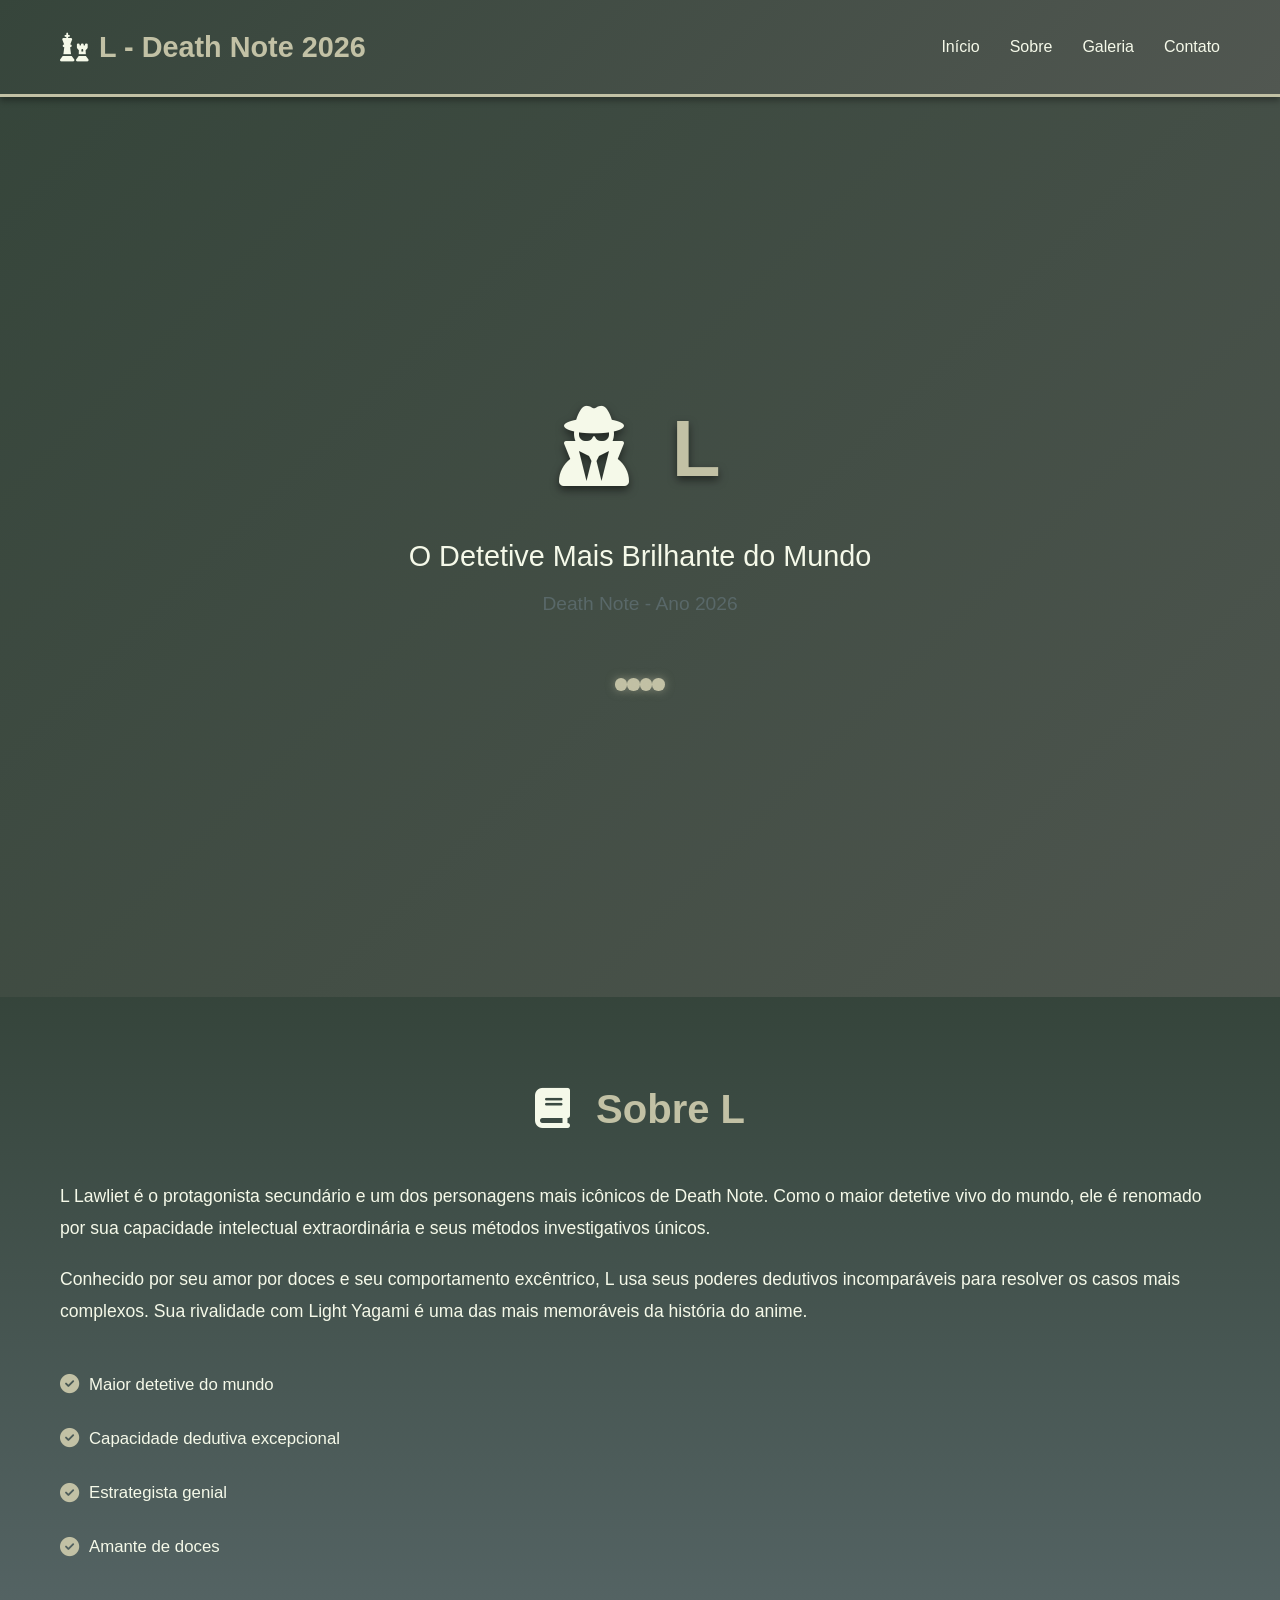
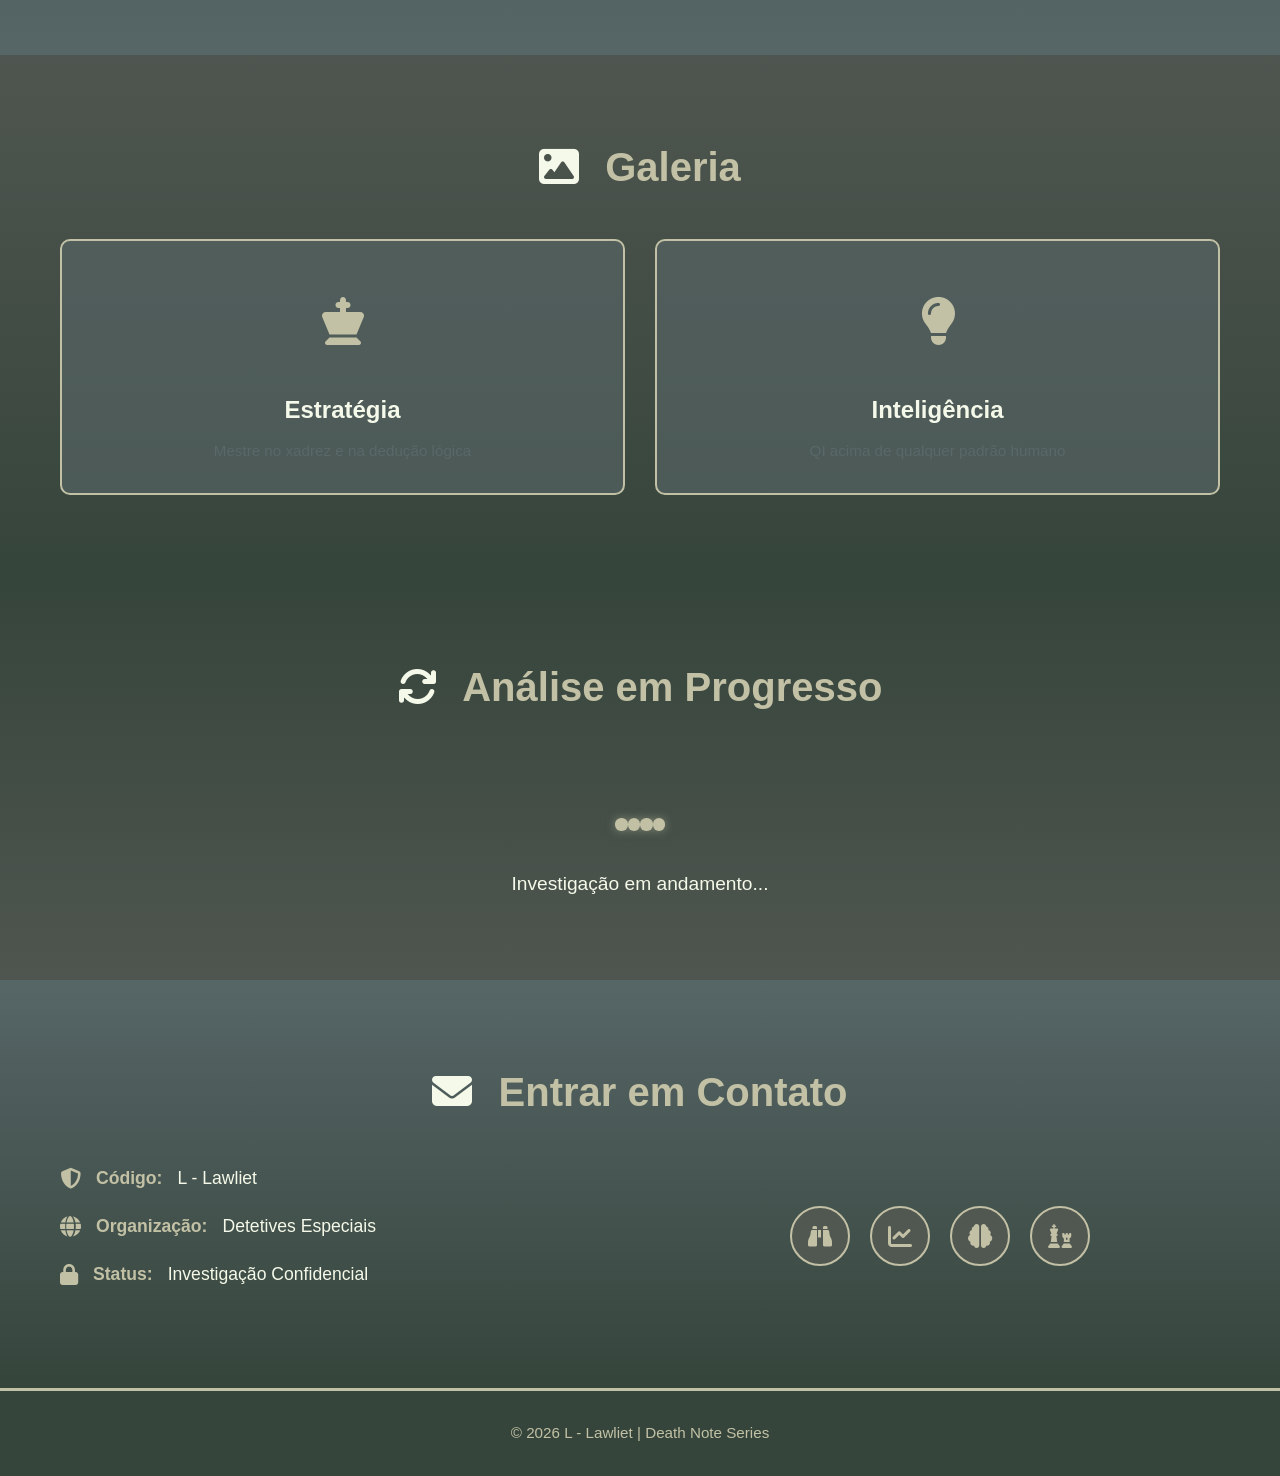
<file: index.html>
<!DOCTYPE html>
<html lang="pt-br">
<head>
    <meta charset="UTF-8">
    <meta name="viewport" content="width=device-width, initial-scale=1.0">
    <link rel="stylesheet" href="https://cdnjs.cloudflare.com/ajax/libs/font-awesome/6.4.0/css/all.min.css">
    <link rel="stylesheet" href="Stylet/home.css">
    <title>L - Death Note 2026</title>
</head>
<body>
    <!-- Chess Animation Background -->
    <div class="chess-background">
        <div class="chess-board"></div>
    </div>

    <!-- Header -->
    <header>
        <nav class="navbar">
            <div class="nav-container">
                <h1 class="logo">
                    <i class="fas fa-chess"></i> L - Death Note 2026
                </h1>
                <ul class="nav-menu">
                    <li><a href="#inicio">Início</a></li>
                    <li><a href="#sobre">Sobre</a></li>
                    <li><a href="#galeria">Galeria</a></li>
                    <li><a href="#contato">Contato</a></li>
                </ul>
            </div>
        </nav>
    </header>

    <!-- Main Content -->
    <main>
        <!-- Hero Section -->
        <section id="inicio" class="hero">
            <div class="hero-content">
                <h1>
                    <i class="fas fa-user-secret"></i> L
                </h1>
                <p class="subtitle">O Detetive Mais Brilhante do Mundo</p>
                <p class="year">Death Note - Ano 2026</p>
                
                <!-- Newton's Cradle Loader -->
                <div class="newtons-cradle">
                    <div class="newtons-cradle__dot"></div>
                    <div class="newtons-cradle__dot"></div>
                    <div class="newtons-cradle__dot"></div>
                    <div class="newtons-cradle__dot"></div>
                </div>
            </div>
        </section>

        <!-- About Section -->
        <section id="sobre" class="about">
            <div class="container">
                <h2><i class="fas fa-book"></i> Sobre L</h2>
                <div class="about-content">
                    <div class="about-text">
                        <p>
                            L Lawliet é o protagonista secundário e um dos personagens mais icônicos de Death Note. 
                            Como o maior detetive vivo do mundo, ele é renomado por sua capacidade intelectual extraordinária 
                            e seus métodos investigativos únicos.
                        </p>
                        <p>
                            Conhecido por seu amor por doces e seu comportamento excêntrico, L usa seus poderes dedutivos 
                            incomparáveis para resolver os casos mais complexos. Sua rivalidade com Light Yagami é uma das 
                            mais memoráveis da história do anime.
                        </p>
                        <ul class="features">
                            <li><i class="fas fa-check-circle"></i> Maior detetive do mundo</li>
                            <li><i class="fas fa-check-circle"></i> Capacidade dedutiva excepcional</li>
                            <li><i class="fas fa-check-circle"></i> Estrategista genial</li>
                            <li><i class="fas fa-check-circle"></i> Amante de doces</li>
                        </ul>
                    </div>
                </div>
            </div>
        </section>

        <!-- Gallery Section -->
        <section id="galeria" class="gallery">
            <div class="container">
                <h2><i class="fas fa-image"></i> Galeria</h2>
                <div class="gallery-grid">
                    <div class="gallery-item">
                        <div class="gallery-image">
                            <i class="fas fa-chess-king"></i>
                        </div>
                        <h3>Estratégia</h3>
                        <p>Mestre no xadrez e na dedução lógica</p>
                    </div>
                    <div class="gallery-item">
                        <div class="gallery-image">
                            <i class="fas fa-lightbulb"></i>
                        </div>
                        <h3>Inteligência</h3>
                        <p>QI acima de qualquer padrão humano</p>
                    </div>
                </div>
            </div>
        </section>

        <!-- Newton's Cradle Animation Section -->
        <section class="animation-section">
            <div class="container">
                <h2><i class="fas fa-sync"></i> Análise em Progresso</h2>
                <div class="animation-container">
                    <div class="newtons-cradle">
                        <div class="newtons-cradle__dot"></div>
                        <div class="newtons-cradle__dot"></div>
                        <div class="newtons-cradle__dot"></div>
                        <div class="newtons-cradle__dot"></div>
                    </div>
                    <p>Investigação em andamento...</p>
                </div>
            </div>
        </section>

        <!-- Contact Section -->
        <section id="contato" class="contact">
            <div class="container">
                <h2><i class="fas fa-envelope"></i> Entrar em Contato</h2>
                <div class="contact-content">
                    <div class="contact-info">
                        <p>
                            <i class="fas fa-shield-alt"></i>
                            <strong>Código:</strong> L - Lawliet
                        </p>
                        <p>
                            <i class="fas fa-globe"></i>
                            <strong>Organização:</strong> Detetives Especiais
                        </p>
                        <p>
                            <i class="fas fa-lock"></i>
                            <strong>Status:</strong> Investigação Confidencial
                        </p>
                    </div>
                    <div class="social-links">
                        <a href="#" class="social-icon" title="Investigação"><i class="fas fa-binoculars"></i></a>
                        <a href="#" class="social-icon" title="Análise"><i class="fas fa-chart-line"></i></a>
                        <a href="#" class="social-icon" title="Dedução"><i class="fas fa-brain"></i></a>
                        <a href="#" class="social-icon" title="Estratégia"><i class="fas fa-chess"></i></a>
                    </div>
                </div>
            </div>
        </section>
    </main>

    <!-- Footer -->
    <footer>
        <p>&copy; 2026 L - Lawliet | Death Note Series</p>
    </footer>

    <script src="Scripts/main.js"></script>
</body>
</html>
</file>
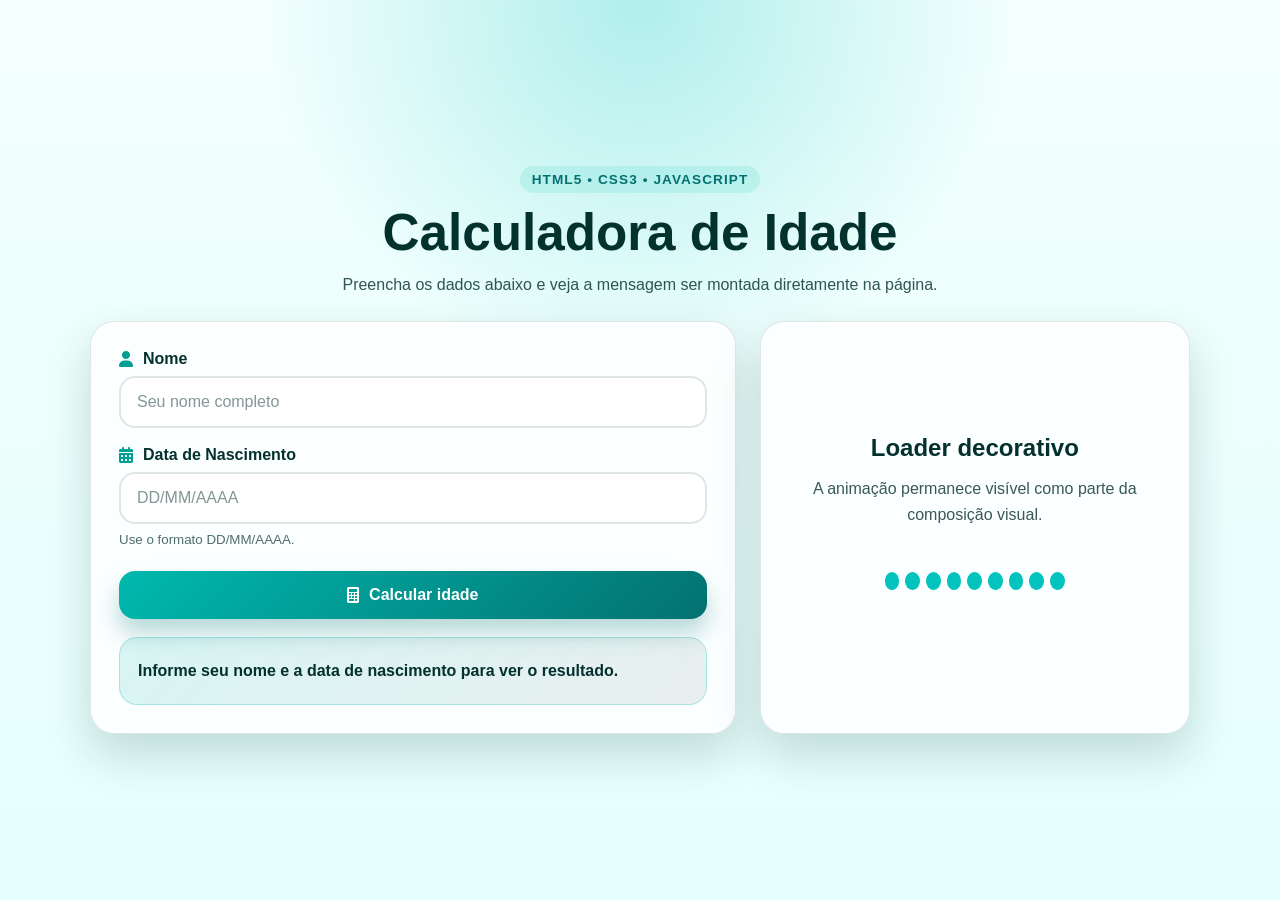
<file: 1° Timestre/1° Trabalho/Calculadora/index.html>
<!DOCTYPE html>
<html lang="pt-BR">
<head>
	<meta charset="UTF-8">
	<meta name="viewport" content="width=device-width, initial-scale=1.0">
	<title>Calculadora de Idade</title>
	<link rel="preconnect" href="https://fonts.googleapis.com">
	<link rel="preconnect" href="https://fonts.gstatic.com" crossorigin>
	<link href="https://cdnjs.cloudflare.com/ajax/libs/font-awesome/6.0.0-beta3/css/all.min.css" rel="stylesheet">
	<link rel="stylesheet" href="style.css">
</head>
<body>
	<main class="page">
		<section class="hero" aria-labelledby="titulo-principal">
			<header class="hero__header">
				<p class="hero__eyebrow">HTML5 • CSS3 • JavaScript</p>
				<h1 id="titulo-principal">Calculadora de Idade</h1>
				<p class="hero__subtitle">Preencha os dados abaixo e veja a mensagem ser montada diretamente na página.</p>
			</header>

			<div class="content-grid">
				<section class="card" aria-label="Formulário de cálculo de idade">
					<form id="form-idade" class="form" novalidate>
						<div class="field">
							<label for="nome"><i class="fa-solid fa-user"></i> Nome</label>
							<input type="text" id="nome" placeholder="Seu nome completo" autocomplete="name">
						</div>

						<div class="field">
							<label for="nascimento"><i class="fa-solid fa-calendar-days"></i> Data de Nascimento</label>
							<input type="text" id="nascimento" placeholder="DD/MM/AAAA" inputmode="numeric" maxlength="10" aria-describedby="ajuda-data">
							<small id="ajuda-data">Use o formato DD/MM/AAAA.</small>
						</div>

						<button type="submit" id="btn-calcular" class="btn">
							<i class="fa-solid fa-calculator"></i>
							Calcular idade
						</button>
					</form>

					<div id="mensagem" class="message" aria-live="polite" role="status">
						Informe seu nome e a data de nascimento para ver o resultado.
					</div>
				</section>

				<aside class="decor" aria-label="Elemento decorativo com loader">
					<div class="decor__panel">
						<h2>Loader decorativo</h2>
						<p>A animação permanece visível como parte da composição visual.</p>

						<div class="loader" aria-hidden="true">
							<div class="cell d-0"></div>
							<div class="cell d-1"></div>
							<div class="cell d-2"></div>
							<div class="cell d-1"></div>
							<div class="cell d-2"></div>
							<div class="cell d-2"></div>
							<div class="cell d-3"></div>
							<div class="cell d-3"></div>
							<div class="cell d-4"></div>
						</div>
					</div>
				</aside>
			</div>
		</section>
	</main>

	<script src="script.js"></script>
</body>
</html>
</file>
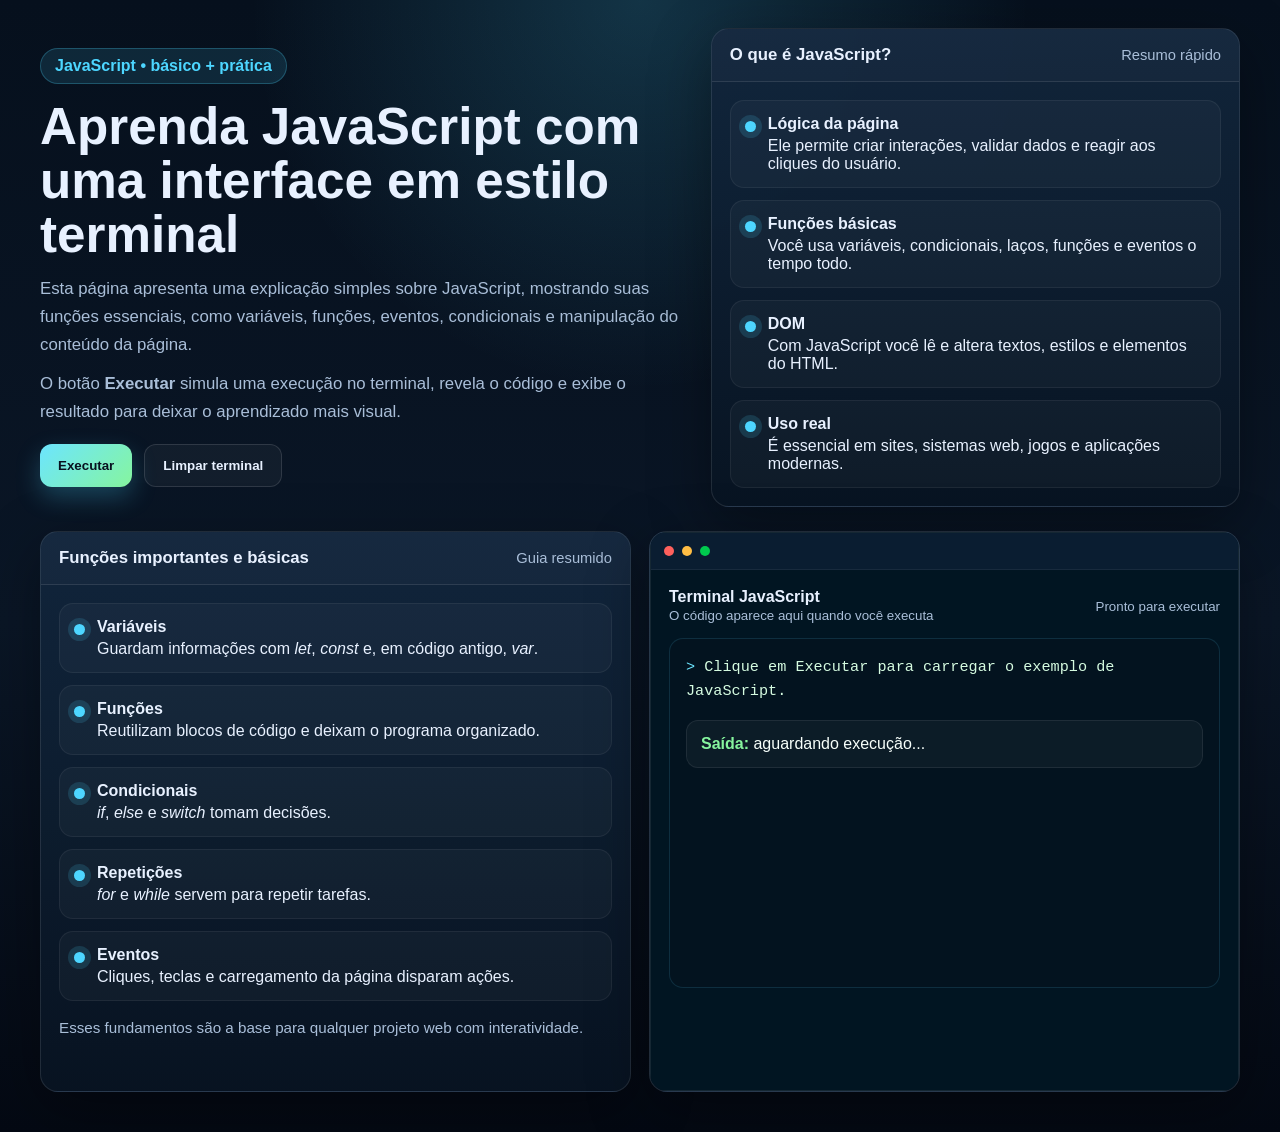
<file: 1° Timestre/Aulas/29.04.2026/index.html>
<!DOCTYPE html>
<html lang="pt-BR">
<head>
  <meta charset="UTF-8">
  <meta name="viewport" content="width=device-width, initial-scale=1.0">
  <title>JavaScript na Prática</title>
  <style>
    :root {
      --bg: #07111f;
      --bg-2: #0d1b2a;
      --panel: #0f2238;
      --panel-2: #12263d;
      --text: #e8f1ff;
      --muted: #a9bed8;
      --accent: #4dd6ff;
      --accent-2: #7cdb6f;
      --border: rgba(255, 255, 255, 0.1);
      --shadow: 0 18px 60px rgba(0, 0, 0, 0.35);
    }

    * {
      box-sizing: border-box;
    }

    body {
      margin: 0;
      min-height: 100vh;
      font-family: Arial, Helvetica, sans-serif;
      color: var(--text);
      background:
        radial-gradient(circle at top, rgba(77, 214, 255, 0.18), transparent 30%),
        linear-gradient(180deg, #06101d 0%, #0a1626 55%, #040913 100%);
    }

    .page {
      width: min(1200px, calc(100% - 32px));
      margin: 0 auto;
      padding: 28px 0 40px;
    }

    .hero {
      display: grid;
      grid-template-columns: 1.1fr 0.9fr;
      gap: 24px;
      align-items: center;
      margin-bottom: 24px;
    }

    .hero h1 {
      margin: 0 0 14px;
      font-size: clamp(2rem, 4vw, 4rem);
      line-height: 1.05;
    }

    .hero p {
      margin: 0 0 12px;
      color: var(--muted);
      font-size: 1.05rem;
      line-height: 1.65;
    }

    .badge {
      display: inline-flex;
      align-items: center;
      gap: 8px;
      padding: 8px 14px;
      border-radius: 999px;
      background: rgba(77, 214, 255, 0.12);
      color: var(--accent);
      border: 1px solid rgba(77, 214, 255, 0.25);
      font-weight: 700;
      margin-bottom: 16px;
    }

    .grid {
      display: grid;
      grid-template-columns: repeat(2, minmax(0, 1fr));
      gap: 18px;
    }

    .panel {
      background: linear-gradient(180deg, rgba(18, 38, 61, 0.94), rgba(8, 20, 34, 0.94));
      border: 1px solid var(--border);
      border-radius: 18px;
      box-shadow: var(--shadow);
      overflow: hidden;
    }

    .panel__header {
      display: flex;
      justify-content: space-between;
      align-items: center;
      gap: 12px;
      padding: 16px 18px;
      border-bottom: 1px solid var(--border);
      background: rgba(255, 255, 255, 0.02);
    }

    .panel__header h2 {
      margin: 0;
      font-size: 1.05rem;
    }

    .panel__header span {
      color: var(--muted);
      font-size: 0.92rem;
    }

    .panel__body {
      padding: 18px;
    }

    .topic-list {
      display: grid;
      gap: 12px;
      margin: 0;
      padding: 0;
      list-style: none;
    }

    .topic-list li {
      display: flex;
      gap: 12px;
      align-items: flex-start;
      padding: 14px;
      border-radius: 14px;
      background: rgba(255, 255, 255, 0.03);
      border: 1px solid rgba(255, 255, 255, 0.06);
    }

    .topic-list strong {
      display: block;
      margin-bottom: 4px;
    }

    .dot {
      width: 11px;
      height: 11px;
      margin-top: 6px;
      border-radius: 50%;
      background: var(--accent);
      box-shadow: 0 0 0 6px rgba(77, 214, 255, 0.15);
      flex: 0 0 auto;
    }

    .actions {
      display: flex;
      flex-wrap: wrap;
      gap: 12px;
      margin-top: 18px;
    }

    .btn {
      border: 0;
      cursor: pointer;
      padding: 13px 18px;
      border-radius: 12px;
      font-weight: 700;
      transition: transform 0.18s ease, box-shadow 0.18s ease, opacity 0.18s ease;
    }

    .btn:hover {
      transform: translateY(-1px);
    }

    .btn--primary {
      color: #07111f;
      background: linear-gradient(135deg, #6ce5ff, #86f59e);
      box-shadow: 0 10px 24px rgba(77, 214, 255, 0.25);
    }

    .btn--ghost {
      color: var(--text);
      background: rgba(255, 255, 255, 0.04);
      border: 1px solid rgba(255, 255, 255, 0.12);
    }

    .terminal-shell {
      position: relative;
      min-height: 100%;
    }

    .card {
      width: 100%;
      height: 100%;
      margin: 0 auto;
      background-color: #011522;
      border-radius: 8px;
      z-index: 1;
      overflow: hidden;
      border: 1px solid rgba(255, 255, 255, 0.08);
    }

    .tools {
      display: flex;
      align-items: center;
      padding: 9px;
      background: #0a1d31;
      border-bottom: 1px solid rgba(255, 255, 255, 0.06);
    }

    .circle {
      padding: 0 4px;
    }

    .box {
      display: inline-block;
      align-items: center;
      width: 10px;
      height: 10px;
      padding: 1px;
      border-radius: 50%;
    }

    .red {
      background-color: #ff605c;
    }

    .yellow {
      background-color: #ffbd44;
    }

    .green {
      background-color: #00ca4e;
    }

    .card__content {
      padding: 18px;
      position: relative;
      min-height: 520px;
    }

    .terminal-title-bar {
      display: flex;
      justify-content: space-between;
      align-items: center;
      gap: 12px;
      margin-bottom: 14px;
    }

    .terminal-title-bar h3 {
      margin: 0;
      font-size: 1rem;
    }

    .terminal-title-bar small {
      color: var(--muted);
    }

    .terminal-screen {
      position: relative;
      padding: 16px;
      border-radius: 14px;
      background: #03131f;
      border: 1px solid rgba(77, 214, 255, 0.14);
      min-height: 350px;
      overflow: auto;
    }

    .terminal-screen pre {
      margin: 0;
      white-space: pre-wrap;
      word-break: break-word;
      color: #d5fbe0;
      font-family: "Courier New", Courier, monospace;
      font-size: 0.95rem;
      line-height: 1.6;
    }

    .terminal-screen .prompt {
      color: #6ce5ff;
    }

    .terminal-output {
      margin-top: 16px;
      padding: 14px;
      border-radius: 12px;
      background: rgba(255, 255, 255, 0.04);
      border: 1px solid rgba(255, 255, 255, 0.08);
      color: #f7fffb;
    }

    .terminal-output strong {
      color: #86f59e;
    }

    @keyframes blinkCursor {
      50% {
        border-right-color: transparent;
      }
    }

    @keyframes typeAndDelete {
      0%,
      10% {
        width: 0;
      }
      45%,
      55% {
        width: 7.5em;
      }
      90%,
      100% {
        width: 0;
      }
    }

    .terminal-loader {
      border: 0.1em solid #333;
      background-color: #1a1a1a;
      color: #0f0;
      font-family: "Courier New", Courier, monospace;
      font-size: 1em;
      padding: 1.5em 1em;
      width: 12em;
      box-shadow: 0 4px 8px rgba(0, 0, 0, 0.2);
      border-radius: 4px;
      position: absolute;
      inset: 50% auto auto 50%;
      transform: translate(-50%, -50%);
      overflow: hidden;
      box-sizing: border-box;
      opacity: 0;
      pointer-events: none;
      transition: opacity 0.2s ease;
    }

    .terminal-loader.is-visible {
      opacity: 1;
      pointer-events: auto;
    }

    .terminal-header {
      position: absolute;
      top: 0;
      left: 0;
      right: 0;
      height: 1.5em;
      background-color: #333;
      border-top-left-radius: 4px;
      border-top-right-radius: 4px;
      padding: 0 0.4em;
      box-sizing: border-box;
    }

    .terminal-controls {
      float: right;
    }

    .control {
      display: inline-block;
      width: 0.6em;
      height: 0.6em;
      margin-left: 0.4em;
      border-radius: 50%;
      background-color: #777;
    }

    .control.close {
      background-color: #e33;
    }

    .control.minimize {
      background-color: #ee0;
    }

    .control.maximize {
      background-color: #0b0;
    }

    .terminal-title {
      float: left;
      line-height: 1.5em;
      color: #eee;
    }

    .text {
      display: inline-block;
      white-space: nowrap;
      overflow: hidden;
      border-right: 0.2em solid green;
      animation:
        typeAndDelete 4s steps(11) infinite,
        blinkCursor 0.5s step-end infinite alternate;
      margin-top: 1.5em;
    }

    .loader-caption {
      margin-top: 70px;
      text-align: center;
      color: #b8ffbf;
    }

    .footer-note {
      margin-top: 18px;
      color: var(--muted);
      font-size: 0.95rem;
    }

    @media (max-width: 960px) {
      .hero,
      .grid {
        grid-template-columns: 1fr;
      }
    }
  </style>
</head>
<body>
  <main class="page">
    <section class="hero">
      <div>
        <div class="badge">JavaScript • básico + prática</div>
        <h1>Aprenda JavaScript com uma interface em estilo terminal</h1>
        <p>
          Esta página apresenta uma explicação simples sobre JavaScript,
          mostrando suas funções essenciais, como variáveis, funções,
          eventos, condicionais e manipulação do conteúdo da página.
        </p>
        <p>
          O botão <strong>Executar</strong> simula uma execução no terminal,
          revela o código e exibe o resultado para deixar o aprendizado mais visual.
        </p>
        <div class="actions">
          <button class="btn btn--primary" id="runBtn">Executar</button>
          <button class="btn btn--ghost" id="resetBtn">Limpar terminal</button>
        </div>
      </div>

      <div class="panel">
        <div class="panel__header">
          <h2>O que é JavaScript?</h2>
          <span>Resumo rápido</span>
        </div>
        <div class="panel__body">
          <ul class="topic-list">
            <li><span class="dot"></span><div><strong>Lógica da página</strong> Ele permite criar interações, validar dados e reagir aos cliques do usuário.</div></li>
            <li><span class="dot"></span><div><strong>Funções básicas</strong> Você usa variáveis, condicionais, laços, funções e eventos o tempo todo.</div></li>
            <li><span class="dot"></span><div><strong>DOM</strong> Com JavaScript você lê e altera textos, estilos e elementos do HTML.</div></li>
            <li><span class="dot"></span><div><strong>Uso real</strong> É essencial em sites, sistemas web, jogos e aplicações modernas.</div></li>
          </ul>
        </div>
      </div>
    </section>

    <section class="grid">
      <article class="panel">
        <div class="panel__header">
          <h2>Funções importantes e básicas</h2>
          <span>Guia resumido</span>
        </div>
        <div class="panel__body">
          <ul class="topic-list">
            <li><span class="dot"></span><div><strong>Variáveis</strong> Guardam informações com <em>let</em>, <em>const</em> e, em código antigo, <em>var</em>.</div></li>
            <li><span class="dot"></span><div><strong>Funções</strong> Reutilizam blocos de código e deixam o programa organizado.</div></li>
            <li><span class="dot"></span><div><strong>Condicionais</strong> <em>if</em>, <em>else</em> e <em>switch</em> tomam decisões.</div></li>
            <li><span class="dot"></span><div><strong>Repetições</strong> <em>for</em> e <em>while</em> servem para repetir tarefas.</div></li>
            <li><span class="dot"></span><div><strong>Eventos</strong> Cliques, teclas e carregamento da página disparam ações.</div></li>
          </ul>
          <p class="footer-note">Esses fundamentos são a base para qualquer projeto web com interatividade.</p>
        </div>
      </article>

      <article class="panel terminal-shell">
        <div class="card">
          <div class="tools">
            <div class="circle"><span class="red box"></span></div>
            <div class="circle"><span class="yellow box"></span></div>
            <div class="circle"><span class="green box"></span></div>
          </div>
          <div class="card__content">
            <div class="terminal-title-bar">
              <div>
                <h3>Terminal JavaScript</h3>
                <small>O código aparece aqui quando você executa</small>
              </div>
              <small id="statusText">Pronto para executar</small>
            </div>

            <div class="terminal-screen" id="terminalScreen">
              <pre id="codeBlock"><span class="prompt">&gt;</span> Clique em Executar para carregar o exemplo de JavaScript.</pre>
              <div class="terminal-output" id="outputBox">
                <strong>Saída:</strong> aguardando execução...
              </div>
            </div>

            <div class="terminal-loader" id="loaderBox" aria-live="polite" aria-busy="true">
              <div class="terminal-header">
                <div class="terminal-title">Status</div>
                <div class="terminal-controls">
                  <div class="control close"></div>
                  <div class="control minimize"></div>
                  <div class="control maximize"></div>
                </div>
              </div>
              <div class="loader-caption">Processando...</div>
              <div class="text">Loading...</div>
            </div>
          </div>
        </div>
      </article>
    </section>
  </main>

  <script>
    const runBtn = document.getElementById('runBtn');
    const resetBtn = document.getElementById('resetBtn');
    const codeBlock = document.getElementById('codeBlock');
    const outputBox = document.getElementById('outputBox');
    const loaderBox = document.getElementById('loaderBox');
    const statusText = document.getElementById('statusText');

    const codeExample = [
      'const nome = "JavaScript";',
      '',
      'function mostrarMensagem() {',
      '  return `Olá! Você está aprendendo ${nome}.`;',
      '}',
      '',
      'if (nome.length > 0) {',
      '  console.log(mostrarMensagem());',
      '}'
    ].join('\n');

    function resetTerminal() {
      codeBlock.innerHTML = '<span class="prompt">&gt;</span> Clique em Executar para carregar o exemplo de JavaScript.';
      outputBox.innerHTML = '<strong>Saída:</strong> aguardando execução...';
      statusText.textContent = 'Pronto para executar';
      loaderBox.classList.remove('is-visible');
    }

    runBtn.addEventListener('click', () => {
      statusText.textContent = 'Executando...';
      loaderBox.classList.add('is-visible');
      outputBox.innerHTML = '<strong>Saída:</strong> carregando o exemplo...';

      setTimeout(() => {
        loaderBox.classList.remove('is-visible');
        statusText.textContent = 'Execução concluída';
        codeBlock.textContent = codeExample;
        outputBox.innerHTML = '<strong>Saída:</strong> Olá! Você está aprendendo JavaScript.';
      }, 1600);
    });

    resetBtn.addEventListener('click', resetTerminal);
  </script>
</body>
</html>
</file>
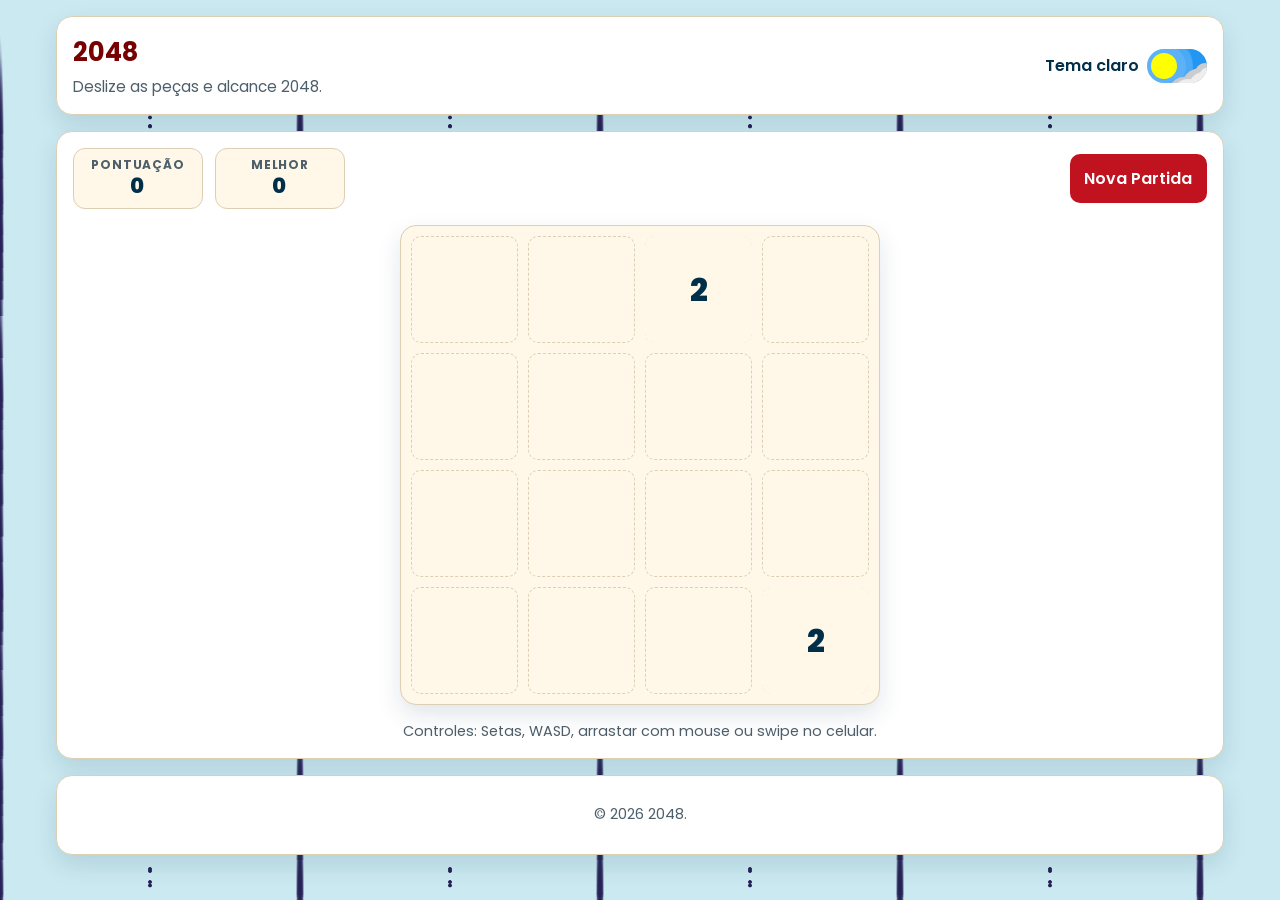
<file: 1°trabalho/2048.html>
<!DOCTYPE html>
<html lang="pt-BR" data-theme="light">
<head>
	<meta charset="UTF-8" />
	<meta name="viewport" content="width=device-width, initial-scale=1.0" />
	<title>2048 • Game 2048</title>
	<link rel="preconnect" href="https://fonts.googleapis.com" />
	<link rel="preconnect" href="https://fonts.gstatic.com" crossorigin />
	<link href="https://fonts.googleapis.com/css2?family=Poppins:wght@400;500;600;700;800&display=swap" rel="stylesheet" />
	<link rel="stylesheet" href="css/style.css" />

</head>
<body>
	<div class="loading-screen" id="loadingScreen" aria-live="polite" aria-label="Carregando jogo">
		<div class="loop cubes" aria-hidden="true">
			<div class="item cubes"></div>
			<div class="item cubes"></div>
			<div class="item cubes"></div>
			<div class="item cubes"></div>
			<div class="item cubes"></div>
			<div class="item cubes"></div>
		</div>
	</div>

	<div class="app">
		<header>
			<div>
				<h1>2048</h1>
				<p class="subtitle">Deslize as peças e alcance 2048.</p>
			</div>

			<div class="header-actions">
				<div class="theme-wrap">
					<span id="themeLabel">Tema claro</span>
					<label class="switch" aria-label="Alternar tema claro e escuro">
						<input type="checkbox" id="input">
						<div class="theme-slider">
							<div class="sun-moon">
								<svg id="moon-dot-1" class="moon-dot" viewBox="0 0 100 100"><circle cx="50" cy="50" r="50"></circle></svg>
								<svg id="moon-dot-2" class="moon-dot" viewBox="0 0 100 100"><circle cx="50" cy="50" r="50"></circle></svg>
								<svg id="moon-dot-3" class="moon-dot" viewBox="0 0 100 100"><circle cx="50" cy="50" r="50"></circle></svg>
								<svg id="light-ray-1" viewBox="0 0 100 100"><circle cx="50" cy="50" r="50"></circle></svg>
								<svg id="light-ray-2" viewBox="0 0 100 100"><circle cx="50" cy="50" r="50"></circle></svg>
								<svg id="light-ray-3" viewBox="0 0 100 100"><circle cx="50" cy="50" r="50"></circle></svg>
								<svg id="cloud-1" class="cloud-dark" viewBox="0 0 100 100"><circle cx="50" cy="50" r="50"></circle></svg>
								<svg id="cloud-2" class="cloud-dark" viewBox="0 0 100 100"><circle cx="50" cy="50" r="50"></circle></svg>
								<svg id="cloud-3" class="cloud-dark" viewBox="0 0 100 100"><circle cx="50" cy="50" r="50"></circle></svg>
								<svg id="cloud-4" class="cloud-light" viewBox="0 0 100 100"><circle cx="50" cy="50" r="50"></circle></svg>
								<svg id="cloud-5" class="cloud-light" viewBox="0 0 100 100"><circle cx="50" cy="50" r="50"></circle></svg>
								<svg id="cloud-6" class="cloud-light" viewBox="0 0 100 100"><circle cx="50" cy="50" r="50"></circle></svg>
							</div>
							<div class="stars">
								<svg id="star-1" class="star" viewBox="0 0 20 20"><path d="M 0 10 C 10 10,10 10 ,0 10 C 10 10 , 10 10 , 10 20 C 10 10 , 10 10 , 20 10 C 10 10 , 10 10 , 10 0 C 10 10,10 10 ,0 10 Z"></path></svg>
								<svg id="star-2" class="star" viewBox="0 0 20 20"><path d="M 0 10 C 10 10,10 10 ,0 10 C 10 10 , 10 10 , 10 20 C 10 10 , 10 10 , 20 10 C 10 10 , 10 10 , 10 0 C 10 10,10 10 ,0 10 Z"></path></svg>
								<svg id="star-3" class="star" viewBox="0 0 20 20"><path d="M 0 10 C 10 10,10 10 ,0 10 C 10 10 , 10 10 , 10 20 C 10 10 , 10 10 , 20 10 C 10 10 , 10 10 , 10 0 C 10 10,10 10 ,0 10 Z"></path></svg>
								<svg id="star-4" class="star" viewBox="0 0 20 20"><path d="M 0 10 C 10 10,10 10 ,0 10 C 10 10 , 10 10 , 10 20 C 10 10 , 10 10 , 20 10 C 10 10 , 10 10 , 10 0 C 10 10,10 10 ,0 10 Z"></path></svg>
							</div>
						</div>
					</label>
				</div>
			</div>
		</header>

		<main>
			<section class="panel game-panel" aria-label="Jogo 2048">
				<div class="game-top">
					<div class="score-wrap">
						<div class="score-box">
							<span class="label">Pontuação</span>
							<span class="value" id="scoreValue">0</span>
						</div>
						<div class="score-box">
							<span class="label">Melhor</span>
							<span class="value" id="bestValue">0</span>
						</div>
					</div>
					<button class="btn" id="newGameBtn" type="button">Nova Partida</button>
				</div>

				<div class="board-wrap">
					<div class="game-board" id="gameBoard" aria-label="Tabuleiro 4 por 4">
						<div class="grid-bg" id="gridBg"></div>
						<div class="tiles-layer" id="tilesLayer"></div>
					</div>
					<div class="state-overlay" id="stateOverlay" aria-live="polite">
						<div class="state-card">
							<h3 id="overlayTitle">Game Over</h3>
							<p id="overlayText">Pontuação: 0</p>
							<div class="overlay-actions" id="overlayActions"></div>
						</div>
					</div>
				</div>

				<p class="help">Controles: Setas, WASD, arrastar com mouse ou swipe no celular.</p>
			</section>
		</main>

		<footer>
			<p>&copy; 2026 2048.</p>
		</footer>
	</div>

	<script src="js/script.js"></script>
	<script src="js/game.js"></script>
</body>
</html>
</file>
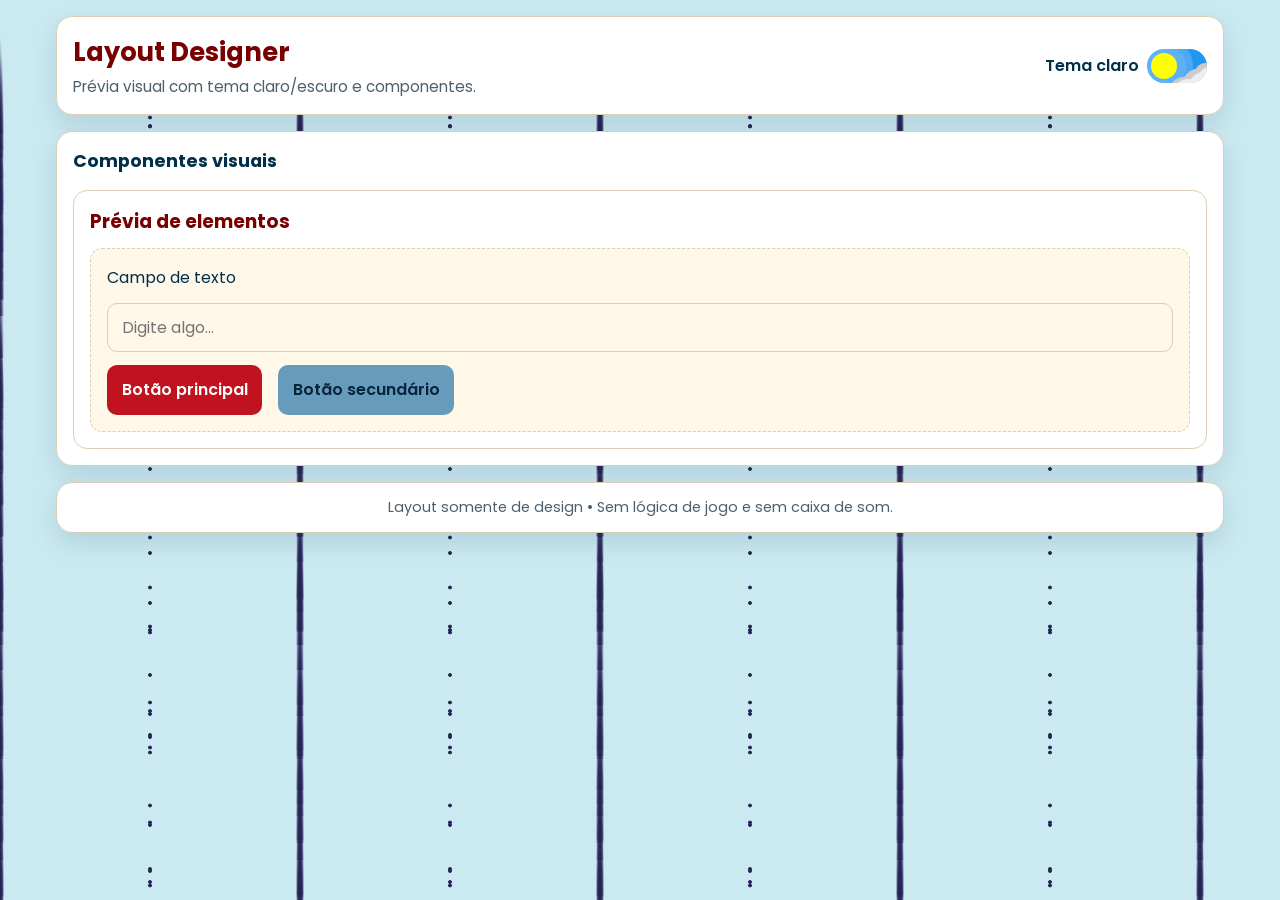
<file: 1°trabalho/cara-car.html>
<!DOCTYPE html>
<html lang="pt-BR" data-theme="light">
<head>
	<meta charset="UTF-8" />
	<meta name="viewport" content="width=device-width, initial-scale=1.0" />
	<title>Cara a Cara - Layout</title>
	<link rel="preconnect" href="https://fonts.googleapis.com" />
	<link rel="preconnect" href="https://fonts.gstatic.com" crossorigin />
	<link href="https://fonts.googleapis.com/css2?family=Poppins:wght@400;500;600;700&display=swap" rel="stylesheet" />
	<link rel="stylesheet" href="css/style.css" />
</head>
<body>
	<div class="loading-screen" id="loadingScreen" aria-live="polite" aria-label="Carregando jogo">
		<div class="loop cubes" aria-hidden="true">
			<div class="item cubes"></div>
			<div class="item cubes"></div>
			<div class="item cubes"></div>
			<div class="item cubes"></div>
			<div class="item cubes"></div>
			<div class="item cubes"></div>
		</div>
	</div>

	<div class="app">
		<header>
			<div>
				<h1>Layout Designer</h1>
				<p class="subtitle">Prévia visual com tema claro/escuro e componentes.</p>
			</div>

			<div class="header-actions">
				<div class="theme-wrap">
					<span id="themeLabel">Tema claro</span>
					<label class="switch" aria-label="Alternar tema claro e escuro">
						<input id="input" type="checkbox" />
						<div class="theme-slider">
							<div class="sun-moon">
								<svg id="moon-dot-1" class="moon-dot" viewBox="0 0 100 100"><circle cx="50" cy="50" r="50"></circle></svg>
								<svg id="moon-dot-2" class="moon-dot" viewBox="0 0 100 100"><circle cx="50" cy="50" r="50"></circle></svg>
								<svg id="moon-dot-3" class="moon-dot" viewBox="0 0 100 100"><circle cx="50" cy="50" r="50"></circle></svg>
								<svg id="light-ray-1" viewBox="0 0 100 100"><circle cx="50" cy="50" r="50"></circle></svg>
								<svg id="light-ray-2" viewBox="0 0 100 100"><circle cx="50" cy="50" r="50"></circle></svg>
								<svg id="light-ray-3" viewBox="0 0 100 100"><circle cx="50" cy="50" r="50"></circle></svg>
								<svg id="cloud-1" class="cloud-dark" viewBox="0 0 100 100"><circle cx="50" cy="50" r="50"></circle></svg>
								<svg id="cloud-2" class="cloud-dark" viewBox="0 0 100 100"><circle cx="50" cy="50" r="50"></circle></svg>
								<svg id="cloud-3" class="cloud-dark" viewBox="0 0 100 100"><circle cx="50" cy="50" r="50"></circle></svg>
								<svg id="cloud-4" class="cloud-light" viewBox="0 0 100 100"><circle cx="50" cy="50" r="50"></circle></svg>
								<svg id="cloud-5" class="cloud-light" viewBox="0 0 100 100"><circle cx="50" cy="50" r="50"></circle></svg>
								<svg id="cloud-6" class="cloud-light" viewBox="0 0 100 100"><circle cx="50" cy="50" r="50"></circle></svg>
							</div>
							<div class="stars">
								<svg id="star-1" class="star" viewBox="0 0 20 20"><path d="M 0 10 C 10 10,10 10 ,0 10 C 10 10 , 10 10 , 10 20 C 10 10 , 10 10 , 20 10 C 10 10 , 10 10 , 10 0 C 10 10,10 10 ,0 10 Z"></path></svg>
								<svg id="star-2" class="star" viewBox="0 0 20 20"><path d="M 0 10 C 10 10,10 10 ,0 10 C 10 10 , 10 10 , 10 20 C 10 10 , 10 10 , 20 10 C 10 10 , 10 10 , 10 0 C 10 10,10 10 ,0 10 Z"></path></svg>
								<svg id="star-3" class="star" viewBox="0 0 20 20"><path d="M 0 10 C 10 10,10 10 ,0 10 C 10 10 , 10 10 , 10 20 C 10 10 , 10 10 , 20 10 C 10 10 , 10 10 , 10 0 C 10 10,10 10 ,0 10 Z"></path></svg>
								<svg id="star-4" class="star" viewBox="0 0 20 20"><path d="M 0 10 C 10 10,10 10 ,0 10 C 10 10 , 10 10 , 10 20 C 10 10 , 10 10 , 20 10 C 10 10 , 10 10 , 10 0 C 10 10,10 10 ,0 10 Z"></path></svg>
							</div>
						</div>
					</label>
				</div>
			</div>
		</header>

		<main>
			<section class="panel design-showcase" aria-label="Showcase de design">
				<h2>Componentes visuais</h2>

				<div class="design-grid">
					<section class="design-card">
						<h3>Prévia de elementos</h3>
						<div class="preview-box">
							<label for="previewInput">Campo de texto</label>
							<input id="previewInput" class="input" type="text" placeholder="Digite algo..." />
							<div class="actions-row">
								<button class="btn" type="button">Botão principal</button>
								<button class="btn secondary" type="button">Botão secundário</button>
							</div>
						</div>
					</section>
				</div>
			</section>
		</main>

		<footer>
			Layout somente de design • Sem lógica de jogo e sem caixa de som.
		</footer>
	</div>

	<script src="js/script.js"></script>
</body>
</html>
</file>
<file: Stylet/home.css>
/* Color Palette */
:root {
    --dark-slate-grey: #36453bff;
    --dim-grey: #596869ff;
    --ebony: #515751ff;
    --ivory: #f5f9e9ff;
    --dry-sage: #c2c1a5ff;
}

/* General Styles */
* {
    margin: 0;
    padding: 0;
    box-sizing: border-box;
}

body {
    font-family: 'Segoe UI', Tahoma, Geneva, Verdana, sans-serif;
    color: var(--ivory);
    background-color: var(--dark-slate-grey);
    line-height: 1.6;
    position: relative;
    overflow-x: hidden;
}

.container {
    max-width: 1200px;
    margin: 0 auto;
    padding: 0 20px;
}

/* Chess Background Animation */
.chess-background {
    position: fixed;
    top: 0;
    left: 0;
    width: 100%;
    height: 100%;
    z-index: -1;
    background-color: var(--dark-slate-grey);
}

.chess-board {
    width: 100%;
    height: 100%;
    background-image: 
        linear-gradient(45deg, var(--ebony) 25%, transparent 25%),
        linear-gradient(-45deg, var(--ebony) 25%, transparent 25%),
        linear-gradient(45deg, transparent 75%, var(--ebony) 75%),
        linear-gradient(-45deg, transparent 75%, var(--ebony) 75%);
    background-size: 60px 60px;
    background-position: 0 0, 0 30px, 30px -30px, -30px 0px;
    opacity: 0.15;
    animation: moveChess 20s linear infinite;
}

@keyframes moveChess {
    0% {
        background-position: 0 0, 0 30px, 30px -30px, -30px 0px;
    }
    100% {
        background-position: 60px 60px, 60px 90px, 90px 30px, 30px 60px;
    }
}

/* Header & Navigation */
header {
    background: linear-gradient(135deg, var(--dark-slate-grey) 0%, var(--ebony) 100%);
    padding: 1rem 0;
    box-shadow: 0 4px 6px rgba(0, 0, 0, 0.3);
    position: sticky;
    top: 0;
    z-index: 100;
    border-bottom: 3px solid var(--dry-sage);
}

.navbar {
    padding: 0.5rem 0;
}

.nav-container {
    max-width: 1200px;
    margin: 0 auto;
    padding: 0 20px;
    display: flex;
    justify-content: space-between;
    align-items: center;
}

.logo {
    font-size: 1.8rem;
    font-weight: bold;
    color: var(--dry-sage);
    display: flex;
    align-items: center;
    gap: 10px;
}

.logo i {
    color: var(--ivory);
}

.nav-menu {
    display: flex;
    list-style: none;
    gap: 30px;
}

.nav-menu a {
    color: var(--ivory);
    text-decoration: none;
    font-weight: 500;
    transition: color 0.3s ease;
    position: relative;
}

.nav-menu a:hover {
    color: var(--dry-sage);
}

.nav-menu a::after {
    content: '';
    position: absolute;
    bottom: -5px;
    left: 0;
    width: 0;
    height: 2px;
    background-color: var(--dry-sage);
    transition: width 0.3s ease;
}

.nav-menu a:hover::after {
    width: 100%;
}

/* Loading Screen */
.loading-screen {
    display: none;
}

/* Newton's Cradle Animation */
.newtons-cradle {
    --uib-size: 50px;
    --uib-speed: 1.2s;
    --uib-color: #c2c1a5ff;
    position: relative;
    display: flex;
    align-items: center;
    justify-content: center;
    width: var(--uib-size);
    height: var(--uib-size);
    margin: 40px auto 0;
}

.newtons-cradle__dot {
    position: relative;
    display: flex;
    align-items: center;
    height: 100%;
    width: 25%;
    transform-origin: center top;
}

.newtons-cradle__dot::after {
    content: '';
    display: block;
    width: 100%;
    height: 25%;
    border-radius: 50%;
    background-color: var(--uib-color);
    box-shadow: 0 0 10px rgba(194, 193, 165, 0.5);
}

.newtons-cradle__dot:first-child {
    animation: swing var(--uib-speed) linear infinite;
}

.newtons-cradle__dot:last-child {
    animation: swing2 var(--uib-speed) linear infinite;
}

@keyframes swing {
    0% {
        transform: rotate(0deg);
        animation-timing-function: ease-out;
    }
    25% {
        transform: rotate(70deg);
        animation-timing-function: ease-in;
    }
    50% {
        transform: rotate(0deg);
        animation-timing-function: linear;
    }
}

@keyframes swing2 {
    0% {
        transform: rotate(0deg);
        animation-timing-function: linear;
    }
    50% {
        transform: rotate(0deg);
        animation-timing-function: ease-out;
    }
    75% {
        transform: rotate(-70deg);
        animation-timing-function: ease-in;
    }
}

/* Hero Section */
.hero {
    min-height: 100vh;
    display: flex;
    align-items: center;
    justify-content: center;
    text-align: center;
    padding: 60px 20px;
    background: linear-gradient(135deg, rgba(54, 69, 59, 0.9) 0%, rgba(81, 87, 81, 0.9) 100%);
}

.hero-content h1 {
    font-size: 5rem;
    color: var(--dry-sage);
    margin-bottom: 20px;
    text-shadow: 0 4px 8px rgba(0, 0, 0, 0.5);
    animation: fadeInDown 1s ease;
}

.hero-content h1 i {
    color: var(--ivory);
    margin-right: 20px;
}

.subtitle {
    font-size: 1.8rem;
    color: var(--ivory);
    margin-bottom: 10px;
    animation: fadeInUp 1s ease 0.2s both;
}

.year {
    font-size: 1.2rem;
    color: var(--dim-grey);
    margin-bottom: 40px;
    animation: fadeInUp 1s ease 0.4s both;
}

@keyframes fadeInDown {
    from {
        opacity: 0;
        transform: translateY(-30px);
    }
    to {
        opacity: 1;
        transform: translateY(0);
    }
}

@keyframes fadeInUp {
    from {
        opacity: 0;
        transform: translateY(30px);
    }
    to {
        opacity: 1;
        transform: translateY(0);
    }
}

/* About Section */
.about {
    padding: 80px 20px;
    background: linear-gradient(180deg, rgba(54, 69, 59, 0.95) 0%, rgba(89, 104, 105, 0.95) 100%);
}

.about h2 {
    font-size: 2.5rem;
    color: var(--dry-sage);
    margin-bottom: 40px;
    text-align: center;
}

.about h2 i {
    margin-right: 15px;
    color: var(--ivory);
}

.about-content {
    display: grid;
    grid-template-columns: 1fr;
    gap: 40px;
    align-items: center;
}

.about-text {
    color: var(--ivory);
    line-height: 1.8;
}

.about-text p {
    margin-bottom: 20px;
    font-size: 1.1rem;
}

.features {
    list-style: none;
    margin-top: 30px;
}

.features li {
    padding: 12px 0;
    color: var(--ivory);
    font-size: 1.05rem;
    display: flex;
    align-items: center;
    gap: 10px;
}

.features i {
    color: var(--dry-sage);
    font-size: 1.2rem;
}

/* Gallery Section */
.gallery {
    padding: 80px 20px;
    background: linear-gradient(180deg, rgba(81, 87, 81, 0.95) 0%, rgba(54, 69, 59, 0.95) 100%);
}

.gallery h2 {
    font-size: 2.5rem;
    color: var(--dry-sage);
    margin-bottom: 40px;
    text-align: center;
}

.gallery h2 i {
    margin-right: 15px;
    color: var(--ivory);
}

.gallery-grid {
    display: grid;
    grid-template-columns: repeat(auto-fit, minmax(250px, 1fr));
    gap: 30px;
}

.gallery-item {
    background: rgba(89, 104, 105, 0.6);
    padding: 30px;
    border-radius: 10px;
    text-align: center;
    border: 2px solid var(--dry-sage);
    transition: transform 0.3s ease, box-shadow 0.3s ease;
}

.gallery-item:hover {
    transform: translateY(-10px);
    box-shadow: 0 10px 30px rgba(194, 193, 165, 0.2);
}

.gallery-image {
    font-size: 3rem;
    color: var(--dry-sage);
    margin-bottom: 20px;
    display: flex;
    justify-content: center;
    align-items: center;
    height: 100px;
}

.gallery-item h3 {
    color: var(--ivory);
    font-size: 1.5rem;
    margin-bottom: 10px;
}

.gallery-item p {
    color: var(--dim-grey);
    font-size: 0.95rem;
}

/* Animation Section */
.animation-section {
    padding: 80px 20px;
    background: linear-gradient(180deg, rgba(54, 69, 59, 0.95) 0%, rgba(81, 87, 81, 0.95) 100%);
}

.animation-section h2 {
    font-size: 2.5rem;
    color: var(--dry-sage);
    margin-bottom: 40px;
    text-align: center;
}

.animation-section h2 i {
    margin-right: 15px;
    color: var(--ivory);
}

.animation-container {
    display: flex;
    flex-direction: column;
    align-items: center;
    justify-content: center;
    gap: 20px;
}

.animation-container p {
    color: var(--ivory);
    font-size: 1.2rem;
}

/* Contact Section */
.contact {
    padding: 80px 20px;
    background: linear-gradient(180deg, rgba(89, 104, 105, 0.95) 0%, rgba(54, 69, 59, 0.95) 100%);
}

.contact h2 {
    font-size: 2.5rem;
    color: var(--dry-sage);
    margin-bottom: 40px;
    text-align: center;
}

.contact h2 i {
    margin-right: 15px;
    color: var(--ivory);
}

.contact-content {
    display: grid;
    grid-template-columns: 1fr 1fr;
    gap: 40px;
    align-items: center;
}

.contact-info p {
    color: var(--ivory);
    font-size: 1.1rem;
    margin-bottom: 20px;
    display: flex;
    align-items: center;
    gap: 15px;
}

.contact-info i {
    color: var(--dry-sage);
    font-size: 1.3rem;
}

.contact-info strong {
    color: var(--dry-sage);
}

.social-links {
    display: flex;
    gap: 20px;
    justify-content: center;
}

.social-icon {
    width: 60px;
    height: 60px;
    border-radius: 50%;
    background-color: var(--ebony);
    border: 2px solid var(--dry-sage);
    display: flex;
    align-items: center;
    justify-content: center;
    color: var(--dry-sage);
    text-decoration: none;
    transition: all 0.3s ease;
    font-size: 1.5rem;
}

.social-icon:hover {
    background-color: var(--dry-sage);
    color: var(--dark-slate-grey);
    transform: scale(1.1);
    box-shadow: 0 0 20px rgba(194, 193, 165, 0.4);
}

/* Footer */
footer {
    background-color: var(--dark-slate-grey);
    color: var(--dry-sage);
    text-align: center;
    padding: 30px 20px;
    border-top: 3px solid var(--dry-sage);
}

footer p {
    margin: 0;
    font-size: 0.95rem;
}

/* Responsive Design */
@media (max-width: 768px) {
    .hero-content h1 {
        font-size: 3rem;
    }

    .subtitle {
        font-size: 1.3rem;
    }

    .about h2,
    .gallery h2,
    .animation-section h2,
    .contact h2 {
        font-size: 2rem;
    }

    .nav-menu {
        gap: 15px;
    }

    .contact-content {
        grid-template-columns: 1fr;
    }

    .gallery-grid {
        grid-template-columns: 1fr;
    }
}

@media (max-width: 480px) {
    .hero-content h1 {
        font-size: 2rem;
    }

    .subtitle {
        font-size: 1.1rem;
    }

    .logo {
        font-size: 1.2rem;
    }

    .nav-menu {
        gap: 10px;
        font-size: 0.9rem;
    }
}
</file>
<file: 1° Timestre/1° Trabalho/Calculadora/style.css>
:root {
  --light-sea-green: #00b9aeff;
  --stormy-teal: #037171ff;
  --evergreen: #03312eff;
  --strong-cyan: #02c3bdff;
  --verdigris: #009f93ff;
  --bg-soft: #e5fffd;
  --text-main: #062f2c;
  --surface: rgba(255, 255, 255, 0.84);
  --border: rgba(3, 49, 46, 0.12);
  --shadow: 0 20px 45px rgba(3, 49, 46, 0.18);
}

* {
  box-sizing: border-box;
}

html {
  scroll-behavior: smooth;
}

body {
  margin: 0;
  min-height: 100vh;
  font-family: Arial, Helvetica, sans-serif;
  color: var(--text-main);
  background:
    radial-gradient(circle at top, rgba(2, 195, 189, 0.28), transparent 34%),
    linear-gradient(180deg, #f3fffe 0%, var(--bg-soft) 100%);
}

.page {
  min-height: 100vh;
  display: grid;
  place-items: center;
  padding: 32px 16px;
}

.hero {
  width: min(1100px, 100%);
}

.hero__header {
  text-align: center;
  margin-bottom: 24px;
}

.hero__eyebrow {
  display: inline-block;
  margin: 0 0 10px;
  padding: 6px 12px;
  border-radius: 999px;
  background: rgba(0, 185, 174, 0.12);
  color: var(--stormy-teal);
  font-size: 0.85rem;
  font-weight: 700;
  letter-spacing: 0.08em;
  text-transform: uppercase;
}

h1 {
  margin: 0;
  font-size: clamp(2rem, 4vw, 3.2rem);
  color: var(--evergreen);
}

.hero__subtitle {
  max-width: 720px;
  margin: 10px auto 0;
  line-height: 1.6;
  color: rgba(6, 47, 44, 0.82);
}

.content-grid {
  display: grid;
  grid-template-columns: minmax(0, 1.2fr) minmax(280px, 0.8fr);
  gap: 24px;
  align-items: stretch;
}

.card,
.decor__panel {
  background: var(--surface);
  border: 1px solid var(--border);
  border-radius: 24px;
  box-shadow: var(--shadow);
  backdrop-filter: blur(12px);
}

.card {
  padding: 28px;
}

.form {
  display: grid;
  gap: 18px;
}

.field {
  display: grid;
  gap: 8px;
}

.field label {
  display: inline-flex;
  align-items: center;
  gap: 10px;
  font-weight: 700;
  color: var(--evergreen);
}

.field label i {
  color: var(--verdigris);
}

.field input {
  width: 100%;
  padding: 15px 16px;
  border: 2px solid rgba(3, 49, 46, 0.12);
  border-radius: 16px;
  font-size: 1rem;
  color: var(--evergreen);
  background: rgba(255, 255, 255, 0.95);
  outline: none;
  transition: border-color 0.2s ease, box-shadow 0.2s ease, transform 0.2s ease;
}

.field input::placeholder {
  color: rgba(3, 49, 46, 0.5);
}

.field input:focus {
  border-color: var(--strong-cyan);
  box-shadow: 0 0 0 4px rgba(2, 195, 189, 0.18);
}

.field small {
  color: rgba(6, 47, 44, 0.7);
}

.btn {
  display: inline-flex;
  align-items: center;
  justify-content: center;
  gap: 10px;
  width: 100%;
  margin-top: 6px;
  padding: 15px 18px;
  border: 0;
  border-radius: 16px;
  background: linear-gradient(135deg, var(--light-sea-green), var(--stormy-teal));
  color: #fff;
  font-size: 1rem;
  font-weight: 700;
  cursor: pointer;
  box-shadow: 0 14px 24px rgba(3, 113, 113, 0.28);
  transition: transform 0.2s ease, box-shadow 0.2s ease, filter 0.2s ease;
}

.btn:hover {
  transform: translateY(-1px);
  filter: brightness(1.03);
  box-shadow: 0 18px 30px rgba(3, 113, 113, 0.34);
}

.btn:active {
  transform: translateY(0);
}

.message {
  margin-top: 18px;
  padding: 16px 18px;
  border-radius: 18px;
  background: linear-gradient(135deg, rgba(0, 185, 174, 0.14), rgba(3, 49, 46, 0.08));
  border: 1px solid rgba(0, 185, 174, 0.25);
  color: var(--evergreen);
  font-weight: 700;
  line-height: 1.5;
  min-height: 68px;
  display: flex;
  align-items: center;
}

.message.is-error {
  background: rgba(255, 99, 71, 0.12);
  border-color: rgba(255, 99, 71, 0.28);
  color: #8a1f11;
}

.decor {
  display: grid;
}

.decor__panel {
  padding: 28px;
  display: grid;
  align-content: center;
  justify-items: center;
  gap: 14px;
  text-align: center;
  min-height: 100%;
}

.decor__panel h2 {
  margin: 0;
  color: var(--evergreen);
}

.decor__panel p {
  margin: 0;
  color: rgba(6, 47, 44, 0.8);
  line-height: 1.6;
}

/* Loader do Uiverse.io by alexruix */
.loader {
  display: flex;
  align-items: center;
  justify-content: center;
  height: 80px;
  width: 180px;
  gap: 6px;
}

.cell {
  width: 18px;
  height: 18px;
  border-radius: 50%;
  background: var(--strong-cyan);
  animation: ripple 1.5s infinite ease-in-out;
}

.cell.d-0 { animation-delay: 0s; }
.cell.d-1 { animation-delay: 0.15s; }
.cell.d-2 { animation-delay: 0.3s; }
.cell.d-3 { animation-delay: 0.45s; }
.cell.d-4 { animation-delay: 0.6s; }

@keyframes ripple {
  0%, 100% {
    transform: translateY(0) scale(1);
    opacity: 0.45;
  }
  50% {
    transform: translateY(-12px) scale(1.12);
    opacity: 1;
  }
}

@media (max-width: 860px) {
  .content-grid {
    grid-template-columns: 1fr;
  }

  .decor__panel {
    min-height: auto;
  }
}

@media (max-width: 540px) {
  .page {
    padding: 20px 12px;
  }

  .card,
  .decor__panel {
    padding: 20px;
    border-radius: 20px;
  }

  .loader {
    width: 100%;
    transform: scale(0.92);
  }
}
</file>
<file: 1°trabalho/css/style.css>
html {
	--molten-lava: #780000ff;
	--brick-red: #c1121fff;
	--papaya-whip: #fdf0d5ff;
	--deep-space-blue: #003049ff;
	--steel-blue: #669bbcff;
}

html[data-theme="light"] {
	--bg: var(--papaya-whip);
	--surface: #ffffff;
	--surface-alt: #fff7e8;
	--text: var(--deep-space-blue);
	--muted: #4d5f6b;
	--primary: var(--brick-red);
	--secondary: var(--steel-blue);
	--border: #dccfb3;
	--focus: #00304999;
	--shadow: 0 10px 24px rgba(0, 48, 73, 0.12);
	--rain-base: #cae9f1;
	--rain-color: #272257;
}

html[data-theme="dark"] {
	--bg: #0d1b2a;
	--surface: #13263a;
	--surface-alt: #102133;
	--text: #fdf0d5;
	--muted: #adc6da;
	--primary: #fe4f63;
	--secondary: #6fb4de;
	--border: #28455c;
	--focus: #6fb4de88;
	--shadow: 0 10px 24px rgba(0, 0, 0, 0.35);
	--rain-base: #000000;
	--rain-color: #09f;
}

* {
	box-sizing: border-box;
}

body {
	margin: 0;
	font-family: "Poppins", sans-serif;
	background-color: var(--rain-base);
	color: var(--text);
	min-height: 100vh;
	position: relative;
}

body::before {
	content: "";
	position: fixed;
	inset: 0;
	z-index: 0;
	pointer-events: none;
	background-color: var(--rain-base);
	background-image: radial-gradient(4px 100px at 0px 235px, var(--rain-color), #0000),
		radial-gradient(4px 100px at 300px 235px, var(--rain-color), #0000),
		radial-gradient(1.5px 1.5px at 150px 117.5px, var(--rain-color) 100%, #0000 150%),
		radial-gradient(4px 100px at 0px 252px, var(--rain-color), #0000),
		radial-gradient(4px 100px at 300px 252px, var(--rain-color), #0000),
		radial-gradient(1.5px 1.5px at 150px 126px, var(--rain-color) 100%, #0000 150%),
		radial-gradient(4px 100px at 0px 150px, var(--rain-color), #0000),
		radial-gradient(4px 100px at 300px 150px, var(--rain-color), #0000),
		radial-gradient(1.5px 1.5px at 150px 75px, var(--rain-color) 100%, #0000 150%),
		radial-gradient(4px 100px at 0px 253px, var(--rain-color), #0000),
		radial-gradient(4px 100px at 300px 253px, var(--rain-color), #0000),
		radial-gradient(1.5px 1.5px at 150px 126.5px, var(--rain-color) 100%, #0000 150%),
		radial-gradient(4px 100px at 0px 204px, var(--rain-color), #0000),
		radial-gradient(4px 100px at 300px 204px, var(--rain-color), #0000),
		radial-gradient(1.5px 1.5px at 150px 102px, var(--rain-color) 100%, #0000 150%),
		radial-gradient(4px 100px at 0px 134px, var(--rain-color), #0000),
		radial-gradient(4px 100px at 300px 134px, var(--rain-color), #0000),
		radial-gradient(1.5px 1.5px at 150px 67px, var(--rain-color) 100%, #0000 150%),
		radial-gradient(4px 100px at 0px 179px, var(--rain-color), #0000),
		radial-gradient(4px 100px at 300px 179px, var(--rain-color), #0000),
		radial-gradient(1.5px 1.5px at 150px 89.5px, var(--rain-color) 100%, #0000 150%),
		radial-gradient(4px 100px at 0px 299px, var(--rain-color), #0000),
		radial-gradient(4px 100px at 300px 299px, var(--rain-color), #0000),
		radial-gradient(1.5px 1.5px at 150px 149.5px, var(--rain-color) 100%, #0000 150%),
		radial-gradient(4px 100px at 0px 215px, var(--rain-color), #0000),
		radial-gradient(4px 100px at 300px 215px, var(--rain-color), #0000),
		radial-gradient(1.5px 1.5px at 150px 107.5px, var(--rain-color) 100%, #0000 150%),
		radial-gradient(4px 100px at 0px 281px, var(--rain-color), #0000),
		radial-gradient(4px 100px at 300px 281px, var(--rain-color), #0000),
		radial-gradient(1.5px 1.5px at 150px 140.5px, var(--rain-color) 100%, #0000 150%),
		radial-gradient(4px 100px at 0px 158px, var(--rain-color), #0000),
		radial-gradient(4px 100px at 300px 158px, var(--rain-color), #0000),
		radial-gradient(1.5px 1.5px at 150px 79px, var(--rain-color) 100%, #0000 150%),
		radial-gradient(4px 100px at 0px 210px, var(--rain-color), #0000),
		radial-gradient(4px 100px at 300px 210px, var(--rain-color), #0000),
		radial-gradient(1.5px 1.5px at 150px 105px, var(--rain-color) 100%, #0000 150%);
	background-size:
		300px 235px,
		300px 235px,
		300px 235px,
		300px 252px,
		300px 252px,
		300px 252px,
		300px 150px,
		300px 150px,
		300px 150px,
		300px 253px,
		300px 253px,
		300px 253px,
		300px 204px,
		300px 204px,
		300px 204px,
		300px 134px,
		300px 134px,
		300px 134px,
		300px 179px,
		300px 179px,
		300px 179px,
		300px 299px,
		300px 299px,
		300px 299px,
		300px 215px,
		300px 215px,
		300px 215px,
		300px 281px,
		300px 281px,
		300px 281px,
		300px 158px,
		300px 158px,
		300px 158px,
		300px 210px,
		300px 210px,
		300px 210px;
	animation: rain-bg 150s linear infinite;
}

body::after {
	content: "";
	position: fixed;
	inset: 0;
	z-index: 0;
	pointer-events: none;
	opacity: 0;
	transition: opacity 0.3s ease;
	background-image: radial-gradient(ellipse 1.5px 2px at 1.5px 50%, #0000 0, #0000 90%, #000 100%);
	background-size: 25px 8px;
}

html[data-theme="dark"] body::after {
	opacity: 1;
}

@keyframes rain-bg {
	0% {
		background-position:
			0px 220px,
			3px 220px,
			151.5px 337.5px,
			25px 24px,
			28px 24px,
			176.5px 150px,
			50px 16px,
			53px 16px,
			201.5px 91px,
			75px 224px,
			78px 224px,
			226.5px 350.5px,
			100px 19px,
			103px 19px,
			251.5px 121px,
			125px 120px,
			128px 120px,
			276.5px 187px,
			150px 31px,
			153px 31px,
			301.5px 120.5px,
			175px 235px,
			178px 235px,
			326.5px 384.5px,
			200px 121px,
			203px 121px,
			351.5px 228.5px,
			225px 224px,
			228px 224px,
			376.5px 364.5px,
			250px 26px,
			253px 26px,
			401.5px 105px,
			275px 75px,
			278px 75px,
			426.5px 180px;
	}

	to {
		background-position:
			0px 6800px,
			3px 6800px,
			151.5px 6917.5px,
			25px 13632px,
			28px 13632px,
			176.5px 13758px,
			50px 5416px,
			53px 5416px,
			201.5px 5491px,
			75px 17175px,
			78px 17175px,
			226.5px 17301.5px,
			100px 5119px,
			103px 5119px,
			251.5px 5221px,
			125px 8428px,
			128px 8428px,
			276.5px 8495px,
			150px 9876px,
			153px 9876px,
			301.5px 9965.5px,
			175px 13391px,
			178px 13391px,
			326.5px 13540.5px,
			200px 14741px,
			203px 14741px,
			351.5px 14848.5px,
			225px 18770px,
			228px 18770px,
			376.5px 18910.5px,
			250px 5082px,
			253px 5082px,
			401.5px 5161px,
			275px 6375px,
			278px 6375px,
			426.5px 6480px;
	}
}

.loading-screen {
	position: fixed;
	inset: 0;
	z-index: 1000;
	background: var(--deep-space-blue);
	display: grid;
	place-items: center;
	transition: opacity 0.45s ease, visibility 0.45s ease;
}

.loading-screen.hidden {
	opacity: 0;
	visibility: hidden;
	pointer-events: none;
}

.cubes {
	position: absolute;
	top: 50%;
	left: 50%;
	transform-style: preserve-3d;
}

.loop {
	transform: rotateX(-35deg) rotateY(-45deg) translateZ(1.5625em);
}

@keyframes s {
	to {
		transform: scale3d(0.2, 0.2, 0.2);
	}
}

.item {
	margin: -1.5625em;
	width: 3.125em;
	height: 3.125em;
	transform-origin: 50% 50% -1.5625em;
	box-shadow: 0 0 0.125em currentColor;
	background: currentColor;
	animation: s 0.6s cubic-bezier(0.45, 0.03, 0.51, 0.95) infinite alternate;
}

.item:before,
.item:after {
	position: absolute;
	width: inherit;
	height: inherit;
	transform-origin: 0 100%;
	box-shadow: inherit;
	background: currentColor;
	content: "";
}

.item:before {
	bottom: 100%;
	transform: rotateX(90deg);
}

.item:after {
	left: 100%;
	transform: rotateY(90deg);
}

.item:nth-child(1) { margin-top: 6.25em; color: #fe1e52; animation-delay: -1.2s; }
.item:nth-child(1):before { color: #ff6488; }
.item:nth-child(1):after { color: #ff416d; }
.item:nth-child(2) { margin-top: 3.125em; color: #fe4252; animation-delay: -1s; }
.item:nth-child(2):before { color: #ff8892; }
.item:nth-child(2):after { color: #ff6572; }
.item:nth-child(3) { margin-top: 0; color: #fe6553; animation-delay: -0.8s; }
.item:nth-child(3):before { color: #ffa499; }
.item:nth-child(3):after { color: #ff8476; }
.item:nth-child(4) { margin-top: -3.125em; color: #fe8953; animation-delay: -0.6s; }
.item:nth-child(4):before { color: #ffb999; }
.item:nth-child(4):after { color: #ffa176; }
.item:nth-child(5) { margin-top: -6.25em; color: #feac54; animation-delay: -0.4s; }
.item:nth-child(5):before { color: #ffce9a; }
.item:nth-child(5):after { color: #ffbd77; }
.item:nth-child(6) { margin-top: -9.375em; color: #fed054; animation-delay: -0.2s; }
.item:nth-child(6):before { color: #ffe49a; }
.item:nth-child(6):after { color: #ffda77; }

.app {
	max-width: 1200px;
	margin: 0 auto;
	padding: 1rem;
	display: grid;
	gap: 1rem;
	position: relative;
	z-index: 1;
}

header,
footer,
.panel {
	background: var(--surface);
	border: 1px solid var(--border);
	border-radius: 16px;
	box-shadow: var(--shadow);
}

header {
	padding: 1rem;
	display: flex;
	justify-content: space-between;
	align-items: center;
	gap: 1rem;
	flex-wrap: wrap;
}

h1 {
	margin: 0;
	font-size: 1.6rem;
	color: var(--molten-lava);
}

.subtitle {
	margin: 0.2rem 0 0;
	color: var(--muted);
	font-size: 0.95rem;
}

.header-actions {
	display: flex;
	align-items: center;
	gap: 1rem;
}

.theme-wrap {
	display: flex;
	align-items: center;
	gap: 0.5rem;
	font-weight: 600;
	color: var(--text);
}

.switch {
	position: relative;
	display: inline-block;
	width: 60px;
	height: 34px;
}

.switch #input {
	opacity: 0;
	width: 0;
	height: 0;
}

.theme-slider {
	position: absolute;
	cursor: pointer;
	inset: 0;
	background-color: #2196f3;
	transition: 0.4s;
	z-index: 0;
	overflow: hidden;
	border-radius: 34px;
}

.sun-moon {
	position: absolute;
	content: "";
	height: 26px;
	width: 26px;
	left: 4px;
	bottom: 4px;
	background-color: yellow;
	transition: 0.4s;
	border-radius: 50%;
}

#input:checked + .theme-slider { background-color: #000; }
#input:focus-visible + .theme-slider { box-shadow: 0 0 0 3px var(--focus); }

#input:checked + .theme-slider .sun-moon {
	transform: translateX(26px);
	background-color: white;
	animation: rotate-center 0.6s ease-in-out both;
}

@keyframes rotate-center {
	from { transform: translateX(26px) rotate(0); }
	to { transform: translateX(26px) rotate(360deg); }
}

.moon-dot { opacity: 0; transition: 0.4s; fill: gray; }
#input:checked + .theme-slider .sun-moon .moon-dot { opacity: 1; }

#moon-dot-1 { left: 10px; top: 3px; position: absolute; width: 6px; height: 6px; z-index: 4; }
#moon-dot-2 { left: 2px; top: 10px; position: absolute; width: 10px; height: 10px; z-index: 4; }
#moon-dot-3 { left: 16px; top: 18px; position: absolute; width: 3px; height: 3px; z-index: 4; }
#light-ray-1 { left: -8px; top: -8px; position: absolute; width: 43px; height: 43px; z-index: -1; fill: white; opacity: 10%; }
#light-ray-2 { left: -50%; top: -50%; position: absolute; width: 55px; height: 55px; z-index: -1; fill: white; opacity: 10%; }
#light-ray-3 { left: -18px; top: -18px; position: absolute; width: 60px; height: 60px; z-index: -1; fill: white; opacity: 10%; }

.cloud-light,
.cloud-dark {
	position: absolute;
	animation-name: cloud-move;
	animation-duration: 6s;
	animation-iteration-count: infinite;
}

.cloud-light { fill: #eee; }
.cloud-dark { fill: #ccc; animation-delay: 1s; }
#cloud-1 { left: 30px; top: 15px; width: 40px; }
#cloud-2 { left: 44px; top: 10px; width: 20px; }
#cloud-3 { left: 18px; top: 24px; width: 30px; }
#cloud-4 { left: 36px; top: 18px; width: 40px; }
#cloud-5 { left: 48px; top: 14px; width: 20px; }
#cloud-6 { left: 22px; top: 26px; width: 30px; }

@keyframes cloud-move {
	0% { transform: translateX(0); }
	40% { transform: translateX(4px); }
	80% { transform: translateX(-4px); }
	100% { transform: translateX(0); }
}

.stars { transform: translateY(-32px); opacity: 0; transition: 0.4s; }
.star {
	fill: white;
	position: absolute;
	transition: 0.4s;
	animation: star-twinkle 2s infinite;
}

#input:checked + .theme-slider .stars { transform: translateY(0); opacity: 1; }
#star-1 { width: 20px; top: 2px; left: 3px; animation-delay: 0.3s; }
#star-2 { width: 6px; top: 16px; left: 3px; }
#star-3 { width: 12px; top: 20px; left: 10px; animation-delay: 0.6s; }
#star-4 { width: 18px; top: 0; left: 18px; animation-delay: 1.3s; }

@keyframes star-twinkle {
	0% { transform: scale(1); }
	40% { transform: scale(1.2); }
	80% { transform: scale(0.8); }
	100% { transform: scale(1); }
}

main {
	display: grid;
	gap: 1rem;
	grid-template-columns: 1fr;
}

.panel {
	padding: 1rem;
}

.design-showcase {
	display: grid;
	gap: 1rem;
}

.design-showcase h2 {
	margin: 0;
	font-size: 1.1rem;
}

.design-grid {
	display: grid;
	gap: 1rem;
	grid-template-columns: 1fr;
}

.design-card {
	background: var(--surface);
	border: 1px solid var(--border);
	border-radius: 14px;
	padding: 1rem;
	display: grid;
	gap: 0.75rem;
}

.design-card h3 {
	margin: 0;
	color: var(--molten-lava);
}

.preview-box {
	border: 1px dashed var(--border);
	background: var(--surface-alt);
	border-radius: 12px;
	padding: 1rem;
	display: grid;
	gap: 0.8rem;
}

.input,
.btn {
	border: 1px solid var(--border);
	background: var(--surface-alt);
	color: var(--text);
	border-radius: 10px;
	padding: 0.7rem 0.85rem;
	font: inherit;
	transition: transform 0.2s, border-color 0.2s, background-color 0.2s;
}

.input:focus-visible,
.btn:focus-visible {
	outline: none;
	box-shadow: 0 0 0 3px var(--focus);
	border-color: transparent;
}

.btn {
	cursor: pointer;
	font-weight: 600;
	background: var(--primary);
	color: #fff;
	border-color: transparent;
}

.btn:hover { transform: translateY(-2px); }
.btn.secondary { background: var(--secondary); color: #06243a; }

.actions-row {
	display: flex;
	justify-content: flex-start;
	align-items: center;
	gap: 1rem;
	flex-wrap: wrap;
}

footer {
	padding: 0.9rem 1rem;
	color: var(--muted);
	font-size: 0.9rem;
	text-align: center;
}

@media (max-width: 560px) {
	h1 { font-size: 1.3rem; }
	.app { padding: 0.75rem; }
}

/* Jogo 2048 */
.game-panel {
	display: grid;
	gap: 1rem;
}

.game-top {
	display: flex;
	justify-content: space-between;
	align-items: center;
	gap: 0.8rem;
	flex-wrap: wrap;
}

.score-wrap {
	display: flex;
	gap: 0.75rem;
	flex-wrap: wrap;
}

.score-box {
	background: var(--surface-alt);
	border: 1px solid var(--border);
	border-radius: 12px;
	padding: 0.45rem 0.75rem;
	min-width: 130px;
	text-align: center;
}

.score-box .label {
	display: block;
	font-size: 0.75rem;
	font-weight: 700;
	color: var(--muted);
	text-transform: uppercase;
	letter-spacing: 0.08em;
}

.score-box .value {
	font-family: "Poppins", sans-serif;
	font-weight: 800;
	font-size: 1.35rem;
	letter-spacing: 0.08em;
	line-height: 1.1;
	color: var(--text);
}

.board-wrap {
	width: min(90vw, 480px);
	aspect-ratio: 1;
	position: relative;
	margin: 0 auto;
	border-radius: 16px;
	overflow: hidden;
	border: 1px solid var(--border);
	background: var(--surface-alt);
	box-shadow: var(--shadow);
}

.game-board {
	position: absolute;
	inset: 0;
	padding: 10px;
	cursor: grab;
	user-select: none;
	touch-action: none;
}

.game-board.dragging {
	cursor: grabbing;
}

.grid-bg {
	display: grid;
	grid-template-columns: repeat(4, 1fr);
	gap: 10px;
	width: 100%;
	height: 100%;
}

.grid-cell {
	border-radius: 10px;
	background: var(--surface-alt);
	border: 1px dashed var(--border);
}

.tiles-layer {
	position: absolute;
	inset: 0;
	pointer-events: none;
}

.tile {
	position: absolute;
	will-change: transform;
	transition: transform 115ms ease-out;
	z-index: 2;
}

.tile-inner {
	width: 100%;
	height: 100%;
	border-radius: 10px;
	display: grid;
	place-items: center;
	font-family: "Poppins", sans-serif;
	font-weight: 800;
	font-size: clamp(1.4rem, 4vw, 2rem);
	line-height: 1;
	box-shadow: inset 0 0 0 1px rgba(255, 255, 255, 0.12);
}

.tile[data-value="2"] .tile-inner { background: var(--surface-alt); color: var(--text); }
.tile[data-value="4"] .tile-inner { background: var(--border); color: var(--text); }
.tile[data-value="8"] .tile-inner { background: var(--secondary); color: var(--surface); }
.tile[data-value="16"] .tile-inner { background: var(--steel-blue); color: var(--surface); }
.tile[data-value="32"] .tile-inner { background: var(--muted); color: var(--surface); }
.tile[data-value="64"] .tile-inner { background: var(--primary); color: #fff; }
.tile[data-value="128"] .tile-inner { background: var(--brick-red); color: #fff; }
.tile[data-value="256"] .tile-inner { background: var(--molten-lava); color: #fff; }
.tile[data-value="512"] .tile-inner { background: var(--deep-space-blue); color: #fff; }

.tile[data-value="1024"] .tile-inner {
	background: var(--deep-space-blue);
	color: var(--secondary);
	font-size: clamp(1rem, 3vw, 1.5rem);
	font-weight: 700;
}

.tile[data-value="2048"] .tile-inner {
	background: linear-gradient(135deg, var(--molten-lava), var(--primary));
	color: #fff;
	box-shadow: 0 0 0 1px rgba(255,255,255,0.2), 0 0 18px rgba(193, 18, 31, 0.55);
	animation: glow-2048 1.2s ease-in-out infinite alternate;
}

.tile[data-value]:not([data-value="2"]):not([data-value="4"]):not([data-value="8"]):not([data-value="16"]):not([data-value="32"]):not([data-value="64"]):not([data-value="128"]):not([data-value="256"]):not([data-value="512"]):not([data-value="1024"]):not([data-value="2048"]) .tile-inner {
	background: var(--deep-space-blue);
	color: #fff;
	font-size: clamp(0.8rem, 2.5vw, 1.2rem);
	font-weight: 700;
}

.tile.digits-4 .tile-inner {
	font-size: clamp(1rem, 3vw, 1.5rem);
	font-weight: 700;
}

.tile.digits-5 .tile-inner {
	font-size: clamp(0.8rem, 2.5vw, 1.2rem);
	font-weight: 700;
}

.tile.new .tile-inner {
	animation: tile-drop 350ms cubic-bezier(0.22, 1, 0.36, 1);
}

.tile.merge .tile-inner {
	animation: tile-merge 250ms ease-out;
}

@keyframes tile-drop {
	from {
		transform: translateY(-120px);
		opacity: 0;
	}
	to {
		transform: translateY(0);
		opacity: 1;
	}
}

@keyframes tile-merge {
	0% { transform: scale(1.2); }
	60% { transform: scale(0.9); }
	100% { transform: scale(1); }
}

@keyframes glow-2048 {
	from { box-shadow: 0 0 0 1px rgba(255,255,255,0.2), 0 0 10px rgba(193, 18, 31, 0.45); }
	to { box-shadow: 0 0 0 1px rgba(255,255,255,0.25), 0 0 24px rgba(193, 18, 31, 0.85); }
}

.state-overlay {
	position: absolute;
	inset: 0;
	z-index: 5;
	background: rgba(0, 48, 73, 0.35);
	display: grid;
	place-items: center;
	padding: 1rem;
	opacity: 0;
	pointer-events: none;
	transition: opacity 0.24s ease;
}

.state-overlay.show {
	opacity: 1;
	pointer-events: auto;
	animation: fade-in 0.24s ease;
}

.state-card {
	width: min(92%, 340px);
	background: var(--surface);
	border: 1px solid var(--border);
	border-radius: 14px;
	box-shadow: var(--shadow);
	padding: 1rem;
	display: grid;
	gap: 0.7rem;
	text-align: center;
}

.state-card h3 {
	margin: 0;
	color: var(--molten-lava);
	font-size: 1.4rem;
}

.state-card p {
	margin: 0;
	color: var(--muted);
}

.overlay-actions {
	display: flex;
	gap: 0.6rem;
	justify-content: center;
	flex-wrap: wrap;
}

@keyframes fade-in {
	from { opacity: 0; }
	to { opacity: 1; }
}

.help {
	margin: 0;
	font-size: 0.9rem;
	color: var(--muted);
	text-align: center;
}
</file>
